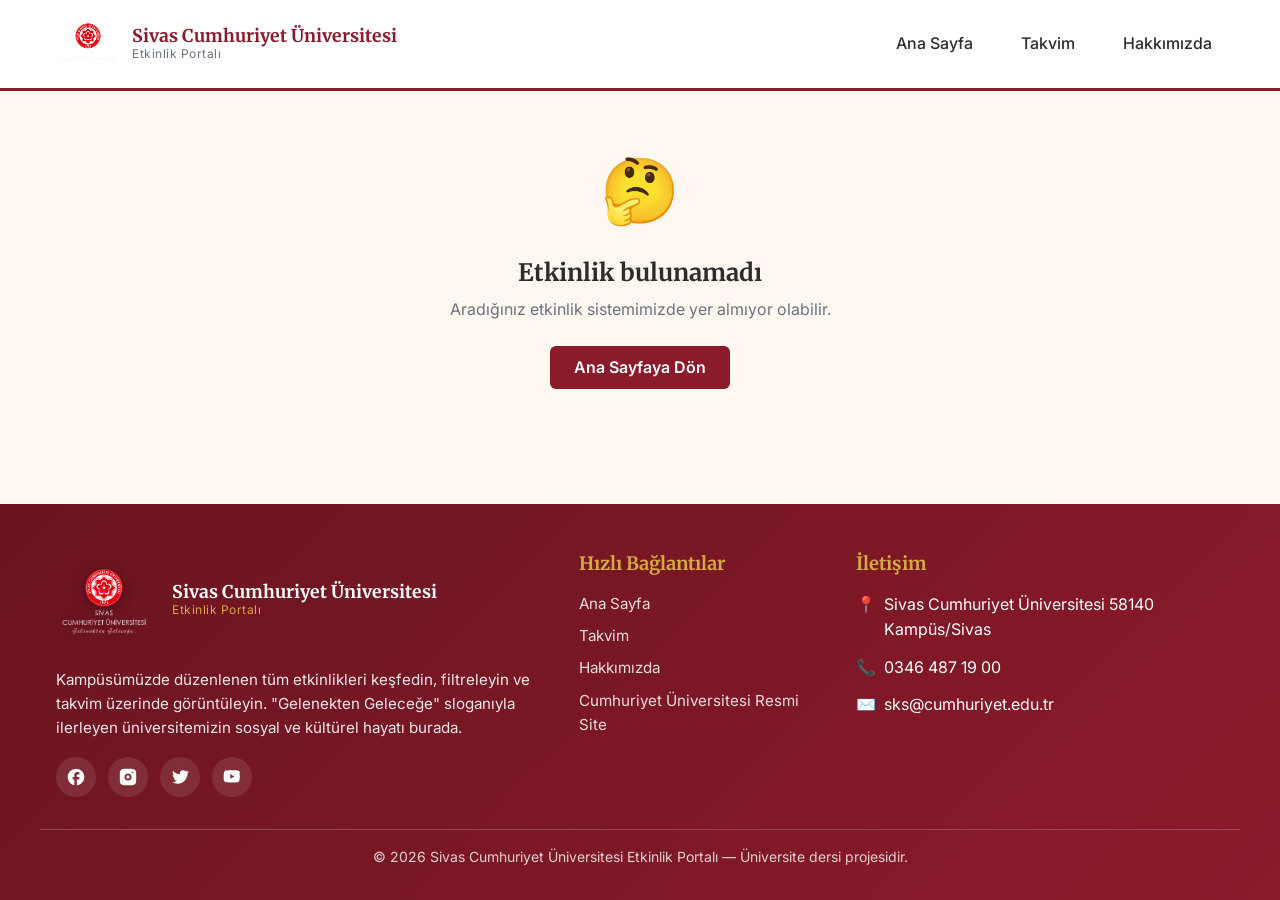
<file: etkinlik-detay.html>
<!DOCTYPE html>
<html lang="tr">
<head>
  <meta charset="UTF-8" />
  <meta name="viewport" content="width=device-width, initial-scale=1.0" />
  <title>Etkinlik Detayı — SCÜ Etkinlik Portalı</title>
  <link rel="icon" type="image/png" href="gorseller/logo/cumhuriyet-logo.png" />
  <link href="https://fonts.googleapis.com/css2?family=Merriweather:wght@400;700&family=Inter:wght@400;500;600;700&display=swap" rel="stylesheet" />
  <link rel="stylesheet" href="css/genel.css" />
  <link rel="stylesheet" href="css/bilesenler.css" />
  <link rel="stylesheet" href="css/etkinlik-detay.css" />
</head>
<body>
  <div id="headerYuvasi"></div>

  <main class="sayfa-icerik">
    <div id="detayAlan">
      <div class="yukleniyor">Etkinlik yükleniyor...</div>
    </div>
  </main>

  <!-- Katılım Formu Modal -->
  <div class="modal-arkaplan" id="katilimModal" role="dialog" aria-modal="true" aria-labelledby="modalBaslik">
    <div class="modal-kutu">
      <div class="modal-baslik">
        <h3 id="modalBaslik">Katılım Formu</h3>
        <button class="modal-kapat" id="modalKapatButon" aria-label="Kapat">×</button>
      </div>
      <div class="modal-govde">
        <form id="katilimFormu" novalidate>
          <div class="form-grubu">
            <label for="adSoyad">Ad Soyad <span class="zorunlu">*</span></label>
            <input type="text" id="adSoyad" class="form-kontrol" required />
            <span class="form-hata" id="adSoyadHata"></span>
          </div>
          <div class="form-grubu">
            <label for="eposta">E-posta <span class="zorunlu">*</span></label>
            <input type="email" id="eposta" class="form-kontrol" required />
            <span class="form-hata" id="epostaHata"></span>
          </div>
          <div class="form-grubu">
            <label for="telefon">Telefon</label>
            <input type="tel" id="telefon" class="form-kontrol" placeholder="05XXXXXXXXX" />
            <span class="form-hata" id="telefonHata"></span>
          </div>
          <div class="form-grubu">
            <label for="bolum">Bölüm/Fakülte <span class="zorunlu">*</span></label>
            <select id="bolum" class="form-kontrol" required>
              <option value="">Seçiniz</option>
              <option>Mühendislik</option>
              <option>Tıp</option>
              <option>Fen-Edebiyat</option>
              <option>İktisadi ve İdari Bilimler</option>
              <option>Eğitim</option>
              <option>Güzel Sanatlar</option>
              <option>İlahiyat</option>
              <option>Hukuk</option>
              <option>Diş Hekimliği</option>
              <option>Eczacılık</option>
              <option>Sağlık Bilimleri</option>
              <option>Mimarlık</option>
              <option>İletişim</option>
              <option>Spor Bilimleri</option>
              <option>Teknoloji</option>
              <option>Turizm</option>
              <option>Veteriner</option>
              <option>Ziraat</option>
              <option>Diğer</option>
            </select>
            <span class="form-hata" id="bolumHata"></span>
          </div>
          <div class="form-grubu">
            <label for="kisiSayisi">Katılımcı Sayısı <span class="zorunlu">*</span></label>
            <input type="number" id="kisiSayisi" class="form-kontrol" min="1" max="5" value="1" required />
            <span class="form-hata" id="kisiSayisiHata"></span>
          </div>
          <div class="form-grubu">
            <label for="not">Not</label>
            <textarea id="not" class="form-kontrol" placeholder="Eklemek istediğiniz bir not var mı?"></textarea>
          </div>
          <button type="submit" class="buton buton-ana buton-buyuk">Gönder</button>
          <div id="formBasariMesaji" class="form-basarili gizle"></div>
        </form>
      </div>
    </div>
  </div>

  <div id="footerYuvasi"></div>

  <script src="js/etkinlik-verileri.js"></script>
  <script src="js/ortak.js"></script>
  <script src="js/katilim-formu.js"></script>
  <script src="js/etkinlik-detay.js"></script>
</body>
</html>
</file>
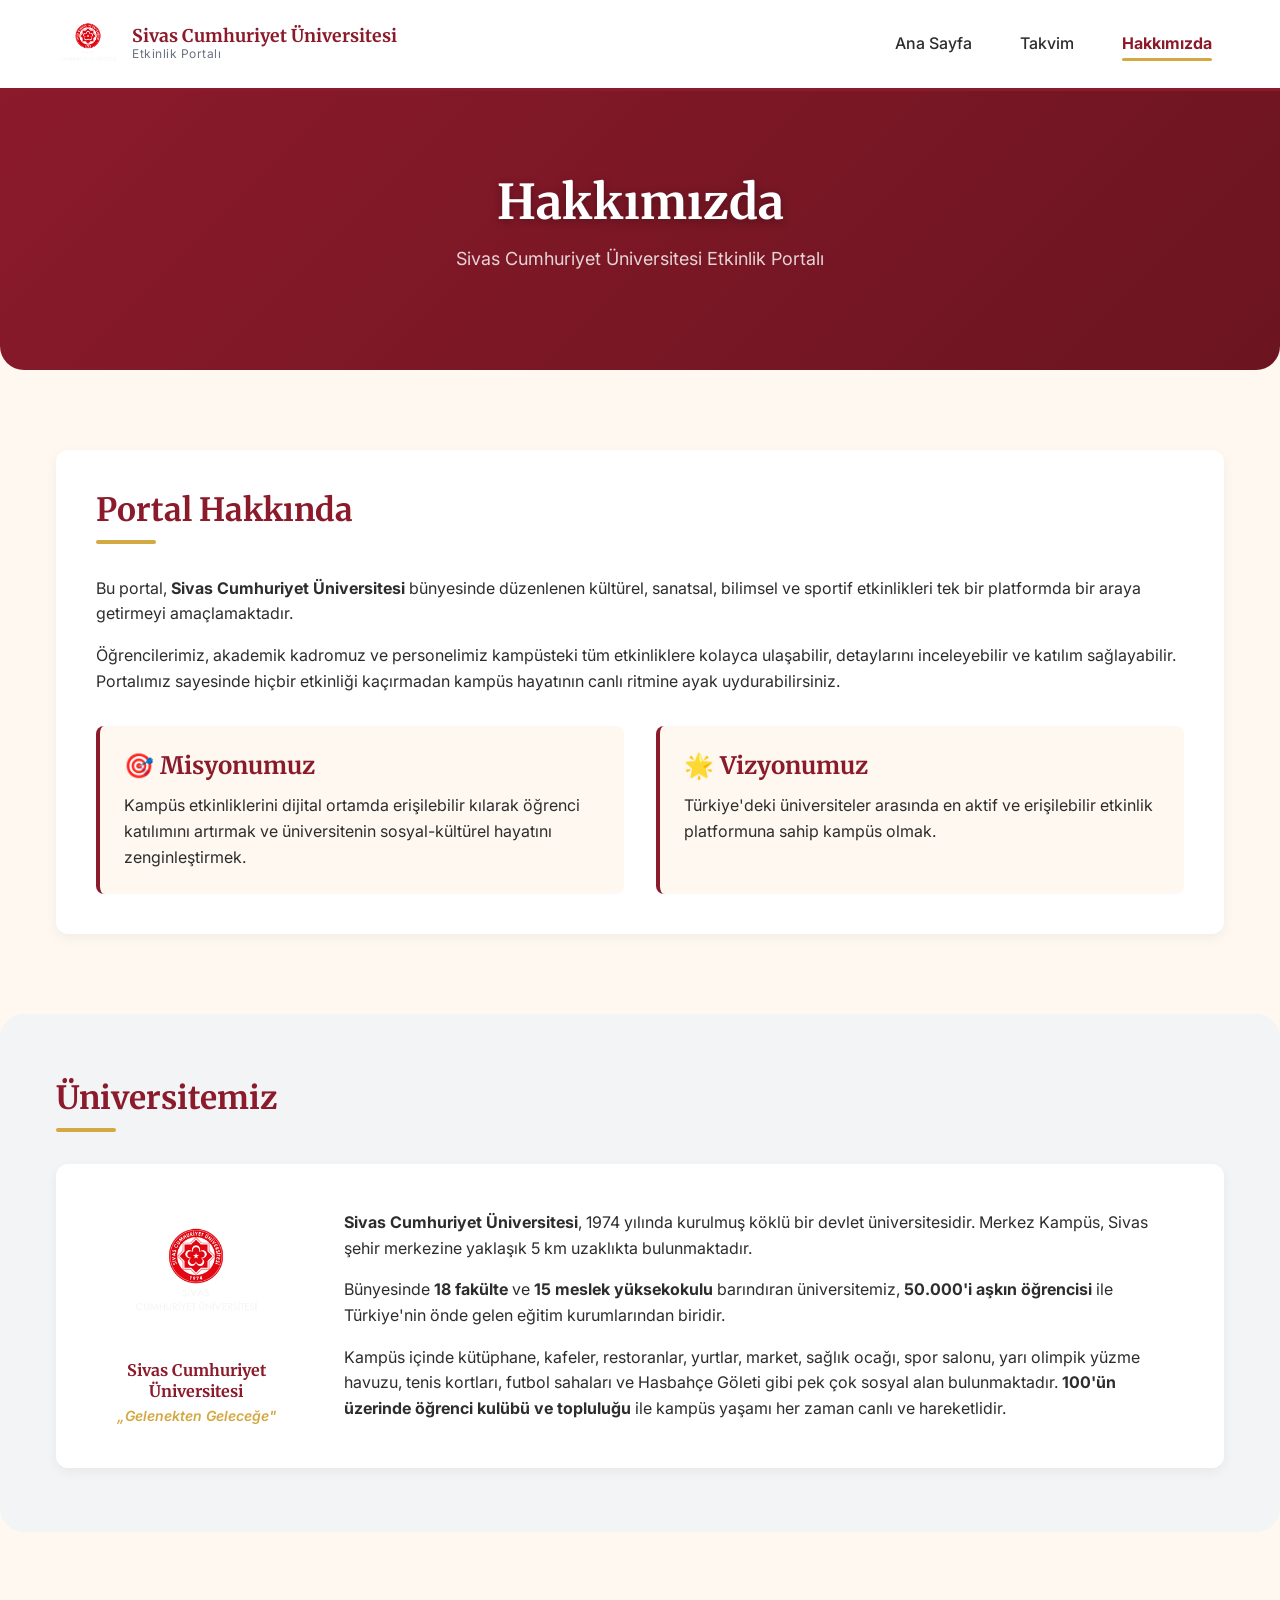
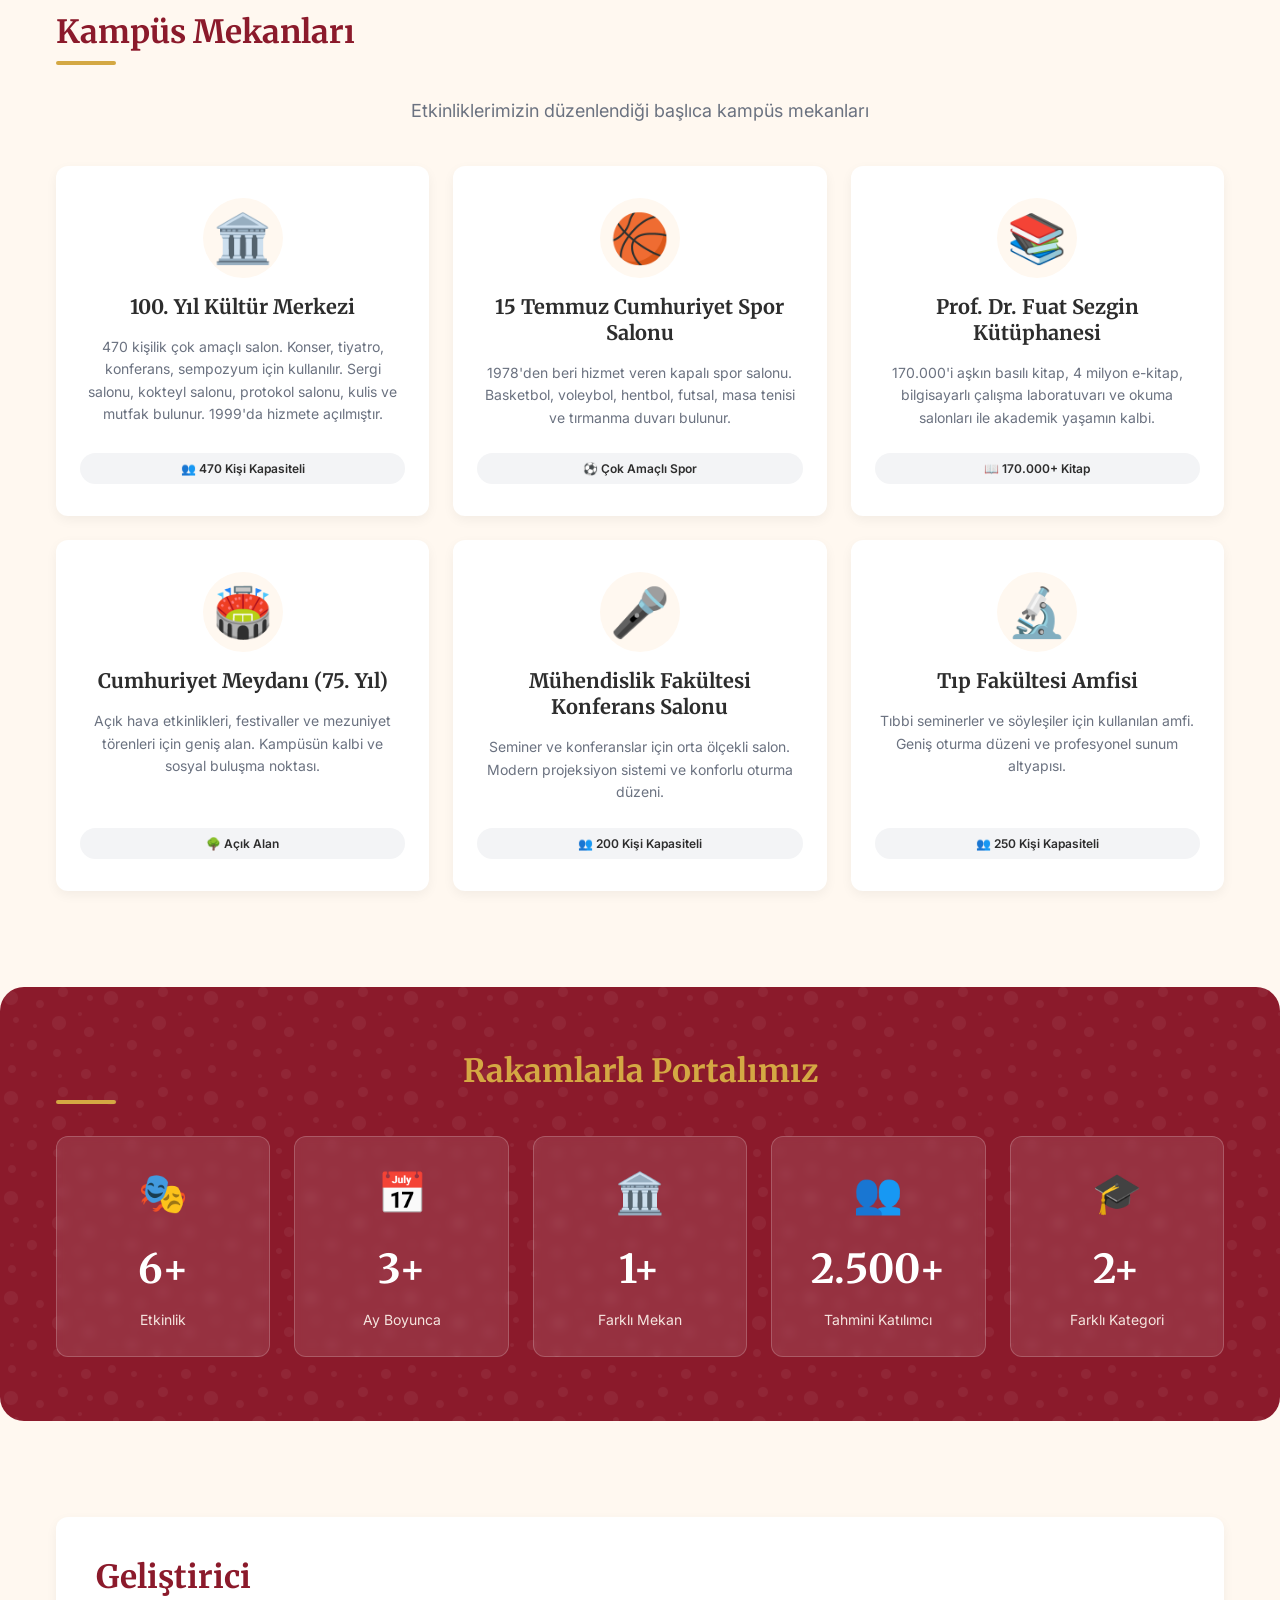
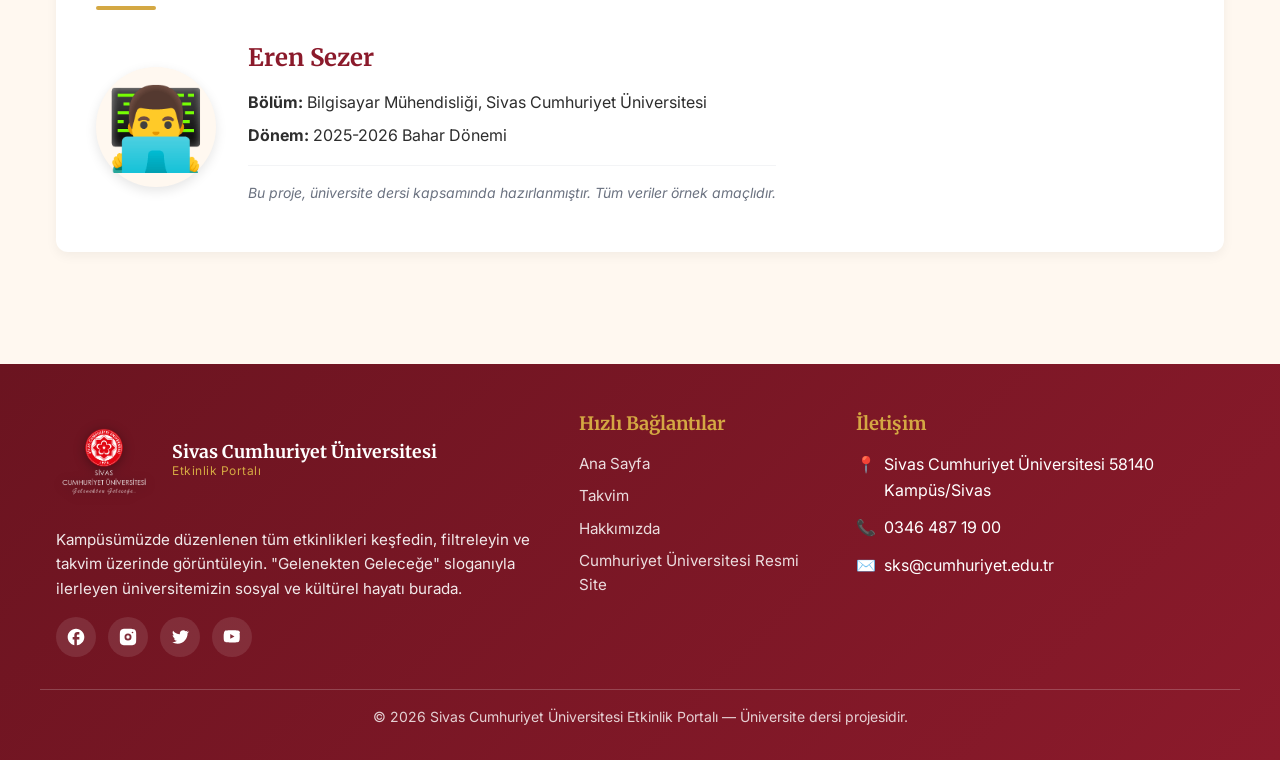
<file: hakkimizda.html>
<!DOCTYPE html>
<html lang="tr">
<head>
  <meta charset="UTF-8" />
  <meta name="viewport" content="width=device-width, initial-scale=1.0" />
  <title>Hakkımızda — SCÜ Etkinlik Portalı</title>
  <meta name="description" content="Sivas Cumhuriyet Üniversitesi Etkinlik Portalı hakkında bilgi, kampüs mekanları ve iletişim." />
  <link rel="icon" type="image/png" href="gorseller/logo/cumhuriyet-logo.png" />
  <link href="https://fonts.googleapis.com/css2?family=Merriweather:wght@400;700&family=Inter:wght@400;500;600;700&display=swap" rel="stylesheet" />
  <link rel="stylesheet" href="css/genel.css" />
  <link rel="stylesheet" href="css/bilesenler.css" />
  <link rel="stylesheet" href="css/hakkimizda.css" />
</head>
<body>
  <div id="headerYuvasi"></div>

  <main class="sayfa-icerik">
    <!-- Hero Bölümü -->
    <section class="hakkimizda-hero">
      <div class="hero-icerik">
        <h1>Hakkımızda</h1>
        <p class="hero-alt-baslik">Sivas Cumhuriyet Üniversitesi Etkinlik Portalı</p>
      </div>
    </section>

    <!-- Portal Hakkında -->
    <section class="bolum">
      <div class="kapsayici">
        <div class="hakkinda-kart reveal-kart">
          <h2 class="bolum-baslik">Portal Hakkında</h2>
          <p>Bu portal, <strong>Sivas Cumhuriyet Üniversitesi</strong> bünyesinde düzenlenen kültürel, sanatsal, bilimsel ve sportif etkinlikleri tek bir platformda bir araya getirmeyi amaçlamaktadır.</p>
          <p>Öğrencilerimiz, akademik kadromuz ve personelimiz kampüsteki tüm etkinliklere kolayca ulaşabilir, detaylarını inceleyebilir ve katılım sağlayabilir. Portalımız sayesinde hiçbir etkinliği kaçırmadan kampüs hayatının canlı ritmine ayak uydurabilirsiniz.</p>
          <div class="misyon-vizyon">
            <div class="mv-kutu">
              <h3>🎯 Misyonumuz</h3>
              <p>Kampüs etkinliklerini dijital ortamda erişilebilir kılarak öğrenci katılımını artırmak ve üniversitenin sosyal-kültürel hayatını zenginleştirmek.</p>
            </div>
            <div class="mv-kutu">
              <h3>🌟 Vizyonumuz</h3>
              <p>Türkiye'deki üniversiteler arasında en aktif ve erişilebilir etkinlik platformuna sahip kampüs olmak.</p>
            </div>
          </div>
        </div>
      </div>
    </section>

    <!-- Üniversite Hakkında -->
    <section class="bolum bolum-gri">
      <div class="kapsayici">
        <h2 class="bolum-baslik">Üniversitemiz</h2>
        <div class="universite-bilgi reveal-kart">
          <div class="uni-logo-alan">
            <img src="gorseller/logo/cumhuriyet-logo.png" alt="Sivas Cumhuriyet Üniversitesi" class="uni-amblem" />
            <div>
              <h3>Sivas Cumhuriyet Üniversitesi</h3>
              <p class="uni-slogan">„Gelenekten Geleceğe"</p>
            </div>
          </div>
          <div class="uni-metin">
            <p><strong>Sivas Cumhuriyet Üniversitesi</strong>, 1974 yılında kurulmuş köklü bir devlet üniversitesidir. Merkez Kampüs, Sivas şehir merkezine yaklaşık 5 km uzaklıkta bulunmaktadır.</p>
            <p>Bünyesinde <strong>18 fakülte</strong> ve <strong>15 meslek yüksekokulu</strong> barındıran üniversitemiz, <strong>50.000'i aşkın öğrencisi</strong> ile Türkiye'nin önde gelen eğitim kurumlarından biridir.</p>
            <p>Kampüs içinde kütüphane, kafeler, restoranlar, yurtlar, market, sağlık ocağı, spor salonu, yarı olimpik yüzme havuzu, tenis kortları, futbol sahaları ve Hasbahçe Göleti gibi pek çok sosyal alan bulunmaktadır. <strong>100'ün üzerinde öğrenci kulübü ve topluluğu</strong> ile kampüs yaşamı her zaman canlı ve hareketlidir.</p>
          </div>
        </div>
      </div>
    </section>

    <!-- Kampüs Mekanları -->
    <section class="bolum">
      <div class="kapsayici">
        <h2 class="bolum-baslik">Kampüs Mekanları</h2>
        <p class="bolum-aciklama">Etkinliklerimizin düzenlendiği başlıca kampüs mekanları</p>
        <div class="mekan-grid" id="mekanGrid">

          <article class="mekan-karti reveal-kart">
            <div class="mekan-ikon">🏛️</div>
            <h3>100. Yıl Kültür Merkezi</h3>
            <p>470 kişilik çok amaçlı salon. Konser, tiyatro, konferans, sempozyum için kullanılır. Sergi salonu, kokteyl salonu, protokol salonu, kulis ve mutfak bulunur. 1999'da hizmete açılmıştır.</p>
            <span class="mekan-kapasite">👥 470 Kişi Kapasiteli</span>
          </article>

          <article class="mekan-karti reveal-kart">
            <div class="mekan-ikon">🏀</div>
            <h3>15 Temmuz Cumhuriyet Spor Salonu</h3>
            <p>1978'den beri hizmet veren kapalı spor salonu. Basketbol, voleybol, hentbol, futsal, masa tenisi ve tırmanma duvarı bulunur.</p>
            <span class="mekan-kapasite">⚽ Çok Amaçlı Spor</span>
          </article>

          <article class="mekan-karti reveal-kart">
            <div class="mekan-ikon">📚</div>
            <h3>Prof. Dr. Fuat Sezgin Kütüphanesi</h3>
            <p>170.000'i aşkın basılı kitap, 4 milyon e-kitap, bilgisayarlı çalışma laboratuvarı ve okuma salonları ile akademik yaşamın kalbi.</p>
            <span class="mekan-kapasite">📖 170.000+ Kitap</span>
          </article>

          <article class="mekan-karti reveal-kart">
            <div class="mekan-ikon">🏟️</div>
            <h3>Cumhuriyet Meydanı (75. Yıl)</h3>
            <p>Açık hava etkinlikleri, festivaller ve mezuniyet törenleri için geniş alan. Kampüsün kalbi ve sosyal buluşma noktası.</p>
            <span class="mekan-kapasite">🌳 Açık Alan</span>
          </article>

          <article class="mekan-karti reveal-kart">
            <div class="mekan-ikon">🎤</div>
            <h3>Mühendislik Fakültesi Konferans Salonu</h3>
            <p>Seminer ve konferanslar için orta ölçekli salon. Modern projeksiyon sistemi ve konforlu oturma düzeni.</p>
            <span class="mekan-kapasite">👥 200 Kişi Kapasiteli</span>
          </article>

          <article class="mekan-karti reveal-kart">
            <div class="mekan-ikon">🔬</div>
            <h3>Tıp Fakültesi Amfisi</h3>
            <p>Tıbbi seminerler ve söyleşiler için kullanılan amfi. Geniş oturma düzeni ve profesyonel sunum altyapısı.</p>
            <span class="mekan-kapasite">👥 250 Kişi Kapasiteli</span>
          </article>

        </div>
      </div>
    </section>

    <!-- İstatistikler -->
    <section class="bolum bolum-istatistik">
      <div class="kapsayici">
        <h2 class="bolum-baslik metin-merkez istatistik-baslik">Rakamlarla Portalımız</h2>
        <div class="istatistik-grid">
          <div class="istatistik-kutu reveal-kart">
            <span class="istatistik-emoji">🎭</span>
            <span class="istatistik-sayi" data-hedef="25">0</span>
            <span class="istatistik-etiket">Etkinlik</span>
          </div>
          <div class="istatistik-kutu reveal-kart">
            <span class="istatistik-emoji">📅</span>
            <span class="istatistik-sayi" data-hedef="12">0</span>
            <span class="istatistik-etiket">Ay Boyunca</span>
          </div>
          <div class="istatistik-kutu reveal-kart">
            <span class="istatistik-emoji">🏛️</span>
            <span class="istatistik-sayi" data-hedef="6">0</span>
            <span class="istatistik-etiket">Farklı Mekan</span>
          </div>
          <div class="istatistik-kutu reveal-kart">
            <span class="istatistik-emoji">👥</span>
            <span class="istatistik-sayi" data-hedef="10000">0</span>
            <span class="istatistik-etiket">Tahmini Katılımcı</span>
          </div>
          <div class="istatistik-kutu reveal-kart">
            <span class="istatistik-emoji">🎓</span>
            <span class="istatistik-sayi" data-hedef="11">0</span>
            <span class="istatistik-etiket">Farklı Kategori</span>
          </div>
        </div>
      </div>
    </section>

    <!-- Geliştirici Bilgisi -->
    <section class="bolum">
      <div class="kapsayici">
        <div class="gelistirici-kart reveal-kart">
          <h2 class="bolum-baslik">Geliştirici</h2>
          <div class="gelistirici-icerik">
            <div class="gelistirici-avatar">👨‍💻</div>
            <div class="gelistirici-bilgi">
              <h3>Eren Sezer</h3>
              <p><strong>Bölüm:</strong> Bilgisayar Mühendisliği, Sivas Cumhuriyet Üniversitesi</p>
              <p><strong>Dönem:</strong> 2025-2026 Bahar Dönemi</p>
              <p class="gelistirici-not">Bu proje, üniversite dersi kapsamında hazırlanmıştır. Tüm veriler örnek amaçlıdır.</p>
            </div>
          </div>
        </div>
      </div>
    </section>
  </main>

  <div id="footerYuvasi"></div>

  <script src="js/ortak.js"></script>
  <script src="js/hakkimizda.js"></script>
</body>
</html>
</file>
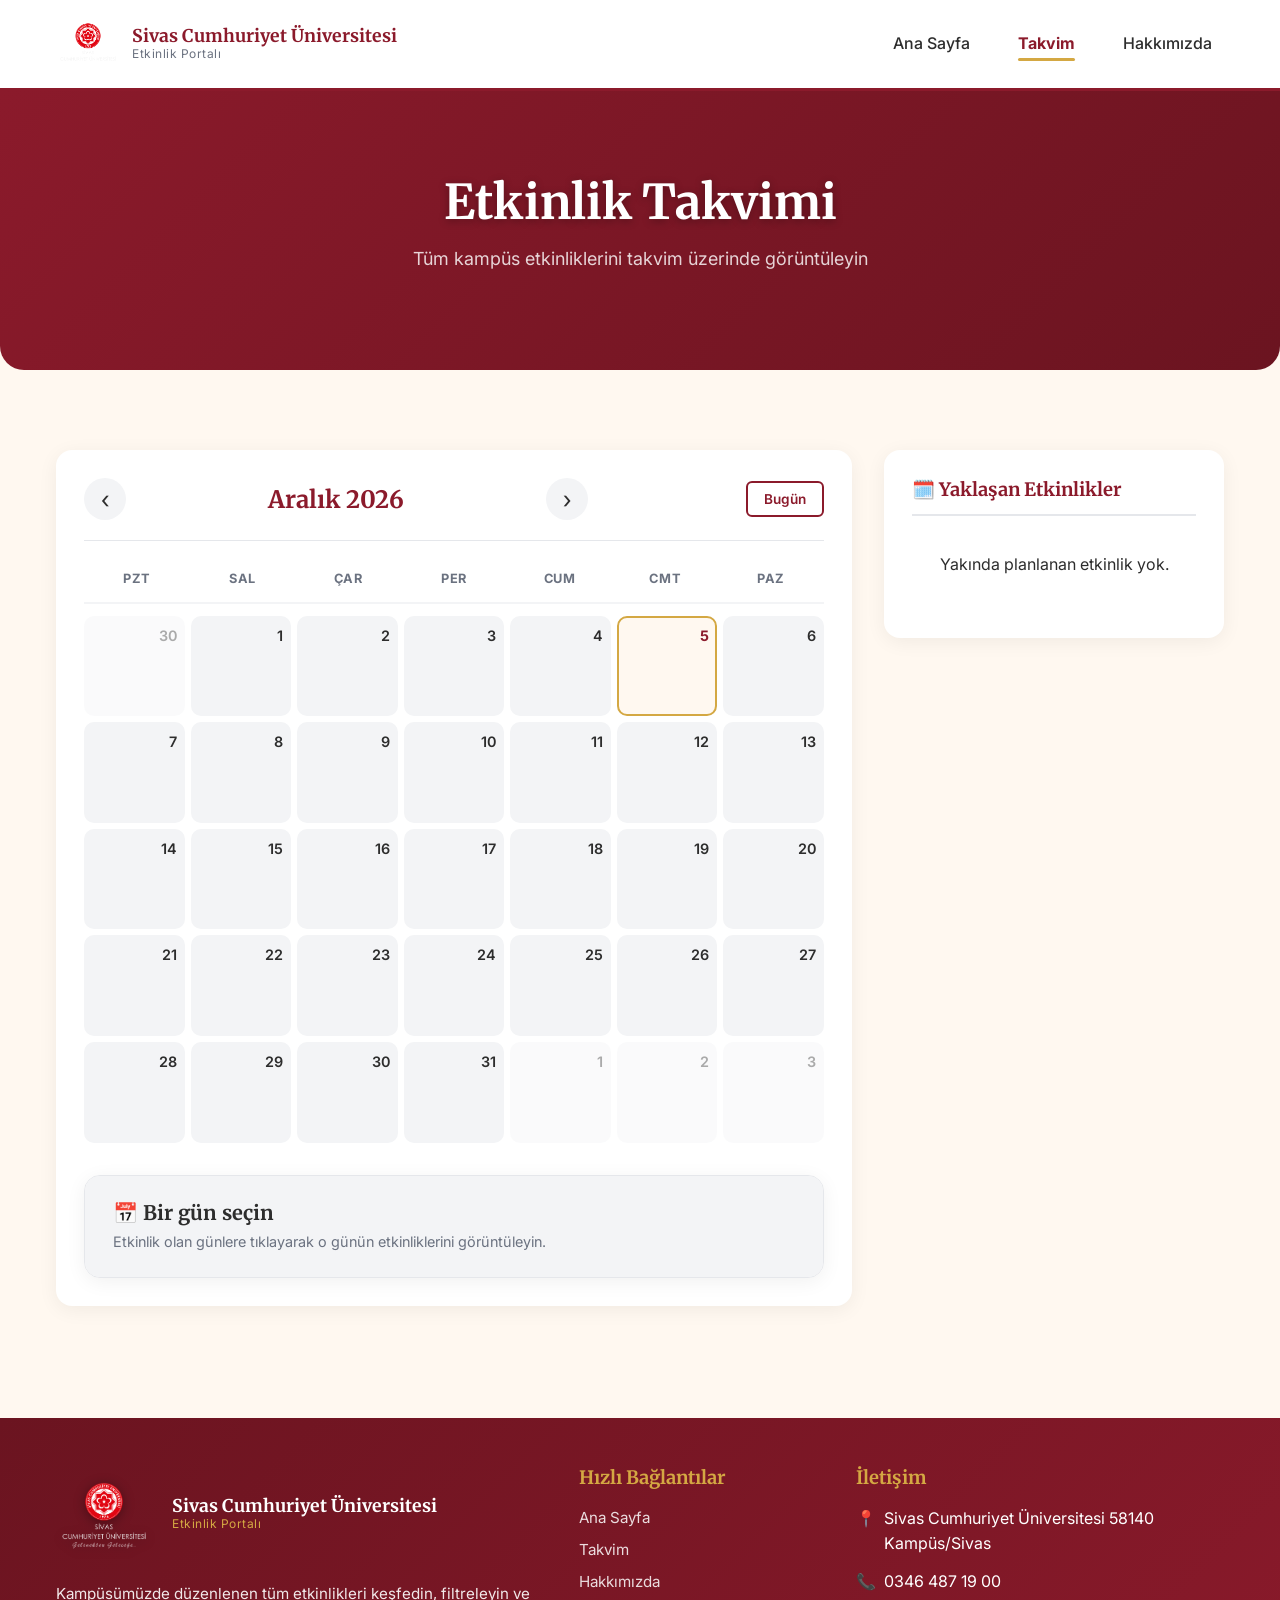
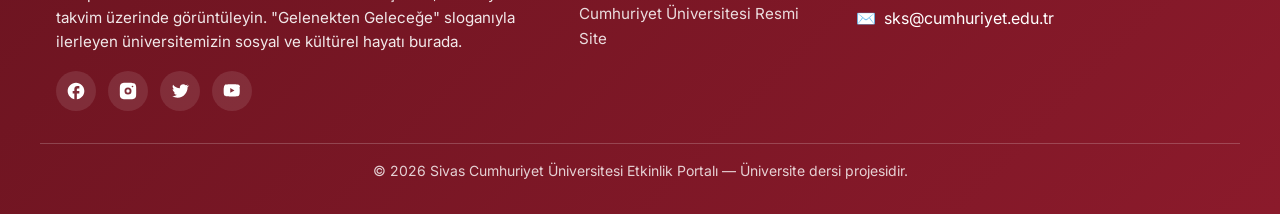
<file: takvim.html>
<!DOCTYPE html>
<html lang="tr">
<head>
  <meta charset="UTF-8" />
  <meta name="viewport" content="width=device-width, initial-scale=1.0" />
  <title>Etkinlik Takvimi — SCÜ Etkinlik Portalı</title>
  <meta name="description" content="Sivas Cumhuriyet Üniversitesi kampüs etkinliklerini aylık takvim üzerinde görüntüleyin." />
  <link rel="icon" type="image/png" href="gorseller/logo/cumhuriyet-logo.png" />
  <link href="https://fonts.googleapis.com/css2?family=Merriweather:wght@400;700&family=Inter:wght@400;500;600;700&display=swap" rel="stylesheet" />
  <link rel="stylesheet" href="css/genel.css" />
  <link rel="stylesheet" href="css/bilesenler.css" />
  <link rel="stylesheet" href="css/takvim.css" />
</head>
<body>
  <div id="headerYuvasi"></div>

  <main class="sayfa-icerik">
    <!-- Takvim Hero -->
    <section class="takvim-hero">
      <div class="hero-icerik">
        <h1>Etkinlik Takvimi</h1>
        <p class="hero-alt-baslik">Tüm kampüs etkinliklerini takvim üzerinde görüntüleyin</p>
      </div>
    </section>

    <!-- Takvim Ana Alanı -->
    <section class="bolum">
      <div class="kapsayici">
        <div class="takvim-duzen">
          <!-- Takvim Grid -->
          <div class="takvim-ana">
            <!-- Takvim Kontrolleri -->
            <div class="takvim-kontroller">
              <button class="takvim-nav-buton" id="oncekiAyButon" aria-label="Önceki ay">‹</button>
              <h2 class="takvim-baslik" id="takvimBaslik"></h2>
              <button class="takvim-nav-buton" id="sonrakiAyButon" aria-label="Sonraki ay">›</button>
              <button class="buton buton-ikincil buton-kucuk takvim-bugun-buton" id="bugunButon">Bugün</button>
            </div>

            <!-- Takvim Tablosu -->
            <div class="takvim-grid-kapsayici">
              <div class="takvim-gunler-baslik">
                <span>Pzt</span><span>Sal</span><span>Çar</span><span>Per</span><span>Cum</span><span>Cmt</span><span>Paz</span>
              </div>
              <div class="takvim-grid" id="takvimGrid"></div>
            </div>

            <!-- Seçili Gün Detayı -->
            <div class="secili-gun-detay" id="seciliGunDetay">
              <div class="secili-gun-baslik" id="seciliGunBaslik">
                <h3>📅 Bir gün seçin</h3>
                <p>Etkinlik olan günlere tıklayarak o günün etkinliklerini görüntüleyin.</p>
              </div>
              <div class="secili-gun-liste" id="seciliGunListe"></div>
            </div>
          </div>

          <!-- Yaklaşan Etkinlikler Sidebar -->
          <aside class="takvim-sidebar">
            <h3 class="sidebar-baslik">🗓️ Yaklaşan Etkinlikler</h3>
            <div class="yaklasan-liste" id="yaklasanListe">
              <div class="yukleniyor">Yükleniyor...</div>
            </div>
          </aside>
        </div>
      </div>
    </section>
  </main>

  <div id="footerYuvasi"></div>

  <script src="js/etkinlik-verileri.js"></script>
  <script src="js/ortak.js"></script>
  <script src="js/takvim.js"></script>
</body>
</html>
</file>
<file: css/genel.css>
/*
  genel.css
  Tüm sayfalarda ortak kullanılan temel stiller:
  reset, CSS değişkenleri, tipografi, header, footer, yardımcı sınıflar.
*/

/* ---------- CSS Değişkenleri (Tasarım Sistemi) ---------- */
:root {
  --ana-bordo: #8B1A2B;
  --koyu-bordo: #6B1420;
  --acik-bordo: #A82040;
  --altin-sari: #D4A843;
  --krem-beyaz: #FFF8F0;
  --beyaz: #FFFFFF;
  --koyu-gri: #2D2D2D;
  --orta-gri: #6B7280;
  --acik-gri: #F3F4F6;
  --kenarlik-gri: #E5E7EB;

  /* Kategori renkleri */
  --renk-konser: #E63946;
  --renk-tiyatro: #8338EC;
  --renk-konferans: #1D3557;
  --renk-seminer: #2A9D8F;
  --renk-spor: #E76F51;
  --renk-atolye: #F4A261;
  --renk-festival: #E91E63;
  --renk-soylesi: #3F51B5;
  --renk-sergi: #795548;
  --renk-film: #455A64;
  --renk-mezuniyet: #8B1A2B;

  /* Gölgeler */
  --golge-hafif: 0 2px 8px rgba(0, 0, 0, 0.08);
  --golge-orta: 0 4px 16px rgba(0, 0, 0, 0.10);
  --golge-yogun: 0 8px 24px rgba(0, 0, 0, 0.12);

  /* Yuvarlaklık */
  --yuvarlak-kucuk: 6px;
  --yuvarlak-orta: 12px;
  --yuvarlak-buyuk: 20px;

  /* Geçişler */
  --gecis-hizli: all 0.2s ease;
  --gecis-normal: all 0.3s ease;

  /* Fontlar */
  --font-baslik: 'Merriweather', Georgia, serif;
  --font-govde: 'Inter', 'Segoe UI', Tahoma, sans-serif;
}

/* ---------- Reset ---------- */
*,
*::before,
*::after {
  margin: 0;
  padding: 0;
  box-sizing: border-box;
}

html {
  font-size: 16px;
  scroll-behavior: smooth;
}

body {
  font-family: var(--font-govde);
  color: var(--koyu-gri);
  background-color: var(--krem-beyaz);
  line-height: 1.6;
  min-height: 100vh;
  display: flex;
  flex-direction: column;
}

img {
  max-width: 100%;
  height: auto;
  display: block;
}

a {
  color: var(--ana-bordo);
  text-decoration: none;
  transition: var(--gecis-hizli);
}

a:hover {
  color: var(--koyu-bordo);
}

button {
  font-family: inherit;
  cursor: pointer;
  border: none;
  background: none;
}

ul,
ol {
  list-style: none;
}

input,
select,
textarea {
  font-family: inherit;
  font-size: 1rem;
}

/* ---------- Tipografi ---------- */
h1,
h2,
h3,
h4,
h5,
h6 {
  font-family: var(--font-baslik);
  color: var(--ana-bordo);
  line-height: 1.3;
  font-weight: 700;
}

h1 { font-size: 2.5rem; }
h2 { font-size: 2rem; }
h3 { font-size: 1.5rem; }
h4 { font-size: 1.25rem; }

p {
  margin-bottom: 1rem;
}

.sayfa-icerik {
  flex: 1;
}

.bolum {
  padding: 3rem 0;
}

.kapsayici {
  width: 100%;
  max-width: 1200px;
  margin: 0 auto;
  padding: 0 1rem;
}

.bolum-baslik {
  font-size: 2rem;
  margin-bottom: 2rem;
  position: relative;
  padding-bottom: 0.75rem;
}

.bolum-baslik::after {
  content: '';
  position: absolute;
  left: 0;
  bottom: 0;
  width: 60px;
  height: 4px;
  background: var(--altin-sari);
  border-radius: 2px;
}

/* ---------- Header (Tüm Sayfalarda Ortak) ---------- */
.ana-header {
  background-color: var(--beyaz);
  position: sticky;
  top: 0;
  z-index: 100;
  border-bottom: 3px solid var(--ana-bordo);
  transition: var(--gecis-normal);
}

.ana-header.golgeli {
  box-shadow: var(--golge-orta);
}

.header-icerik {
  display: flex;
  align-items: center;
  justify-content: space-between;
  padding: 0.75rem 1rem;
  max-width: 1200px;
  margin: 0 auto;
}

.logo-alan {
  display: flex;
  align-items: center;
  gap: 0.75rem;
  color: var(--ana-bordo);
}

.logo-svg {
  width: 48px;
  height: 48px;
  flex-shrink: 0;
}

/* Logo — büyük, ortalanmış, arka plan yok */
.logo-img {
  width: 64px;
  height: 64px;
  flex-shrink: 0;
  object-fit: contain;
  display: block;
  background: none;
  border-radius: 0;
  padding: 0;
}

/* Footer logosu — şeffaf zemin, büyük ve belirgin */
.logo-img-footer {
  width: 96px;
  height: 96px;
  background: none;
  padding: 0;
  border-radius: 0;
  object-fit: contain;
  filter: drop-shadow(0 2px 6px rgba(0, 0, 0, 0.35));
}

.logo-yazi {
  display: flex;
  flex-direction: column;
  line-height: 1.2;
}

.logo-baslik {
  font-family: var(--font-baslik);
  font-weight: 700;
  font-size: 1.1rem;
  color: var(--ana-bordo);
}

.logo-alt-baslik {
  font-size: 0.75rem;
  color: var(--orta-gri);
  letter-spacing: 0.5px;
}

.ana-navigasyon {
  display: flex;
  align-items: center;
}

.nav-liste {
  display: flex;
  gap: 1.5rem;
  align-items: center;
}

.nav-liste a {
  color: var(--koyu-gri);
  font-weight: 500;
  padding: 0.5rem 0.75rem;
  border-radius: var(--yuvarlak-kucuk);
  transition: var(--gecis-hizli);
  position: relative;
}

.nav-liste a:hover {
  color: var(--ana-bordo);
  background: var(--acik-gri);
}

.nav-liste a.aktif {
  color: var(--ana-bordo);
  font-weight: 700;
}

.nav-liste a.aktif::after {
  content: '';
  position: absolute;
  left: 0.75rem;
  right: 0.75rem;
  bottom: 0;
  height: 3px;
  background: var(--altin-sari);
  border-radius: 2px;
}

.hamburger-buton {
  display: none;
  width: 40px;
  height: 40px;
  flex-direction: column;
  justify-content: center;
  align-items: center;
  gap: 5px;
}

.hamburger-buton span {
  display: block;
  width: 24px;
  height: 3px;
  background: var(--ana-bordo);
  border-radius: 2px;
  transition: var(--gecis-normal);
}

.hamburger-buton.aktif span:nth-child(1) {
  transform: translateY(8px) rotate(45deg);
}

.hamburger-buton.aktif span:nth-child(2) {
  opacity: 0;
}

.hamburger-buton.aktif span:nth-child(3) {
  transform: translateY(-8px) rotate(-45deg);
}

/* ---------- Footer (Tüm Sayfalarda Ortak) ---------- */
.ana-footer {
  background: linear-gradient(135deg, var(--koyu-bordo), var(--ana-bordo));
  color: var(--beyaz);
  padding: 3rem 0 1rem;
  margin-top: 4rem;
}

.footer-icerik {
  max-width: 1200px;
  margin: 0 auto;
  padding: 0 1rem;
  display: grid;
  grid-template-columns: 2fr 1fr 1.5fr;
  gap: 2rem;
}

.footer-sutun h4 {
  color: var(--altin-sari);
  margin-bottom: 1rem;
  font-size: 1.15rem;
  font-family: var(--font-baslik);
}

.footer-sutun p,
.footer-sutun li {
  color: rgba(255, 255, 255, 0.9);
  font-size: 0.95rem;
  margin-bottom: 0.5rem;
}

.footer-sutun a {
  color: rgba(255, 255, 255, 0.85);
}

.footer-sutun a:hover {
  color: var(--altin-sari);
}

.footer-logo-alan {
  display: flex;
  align-items: center;
  gap: 1.25rem;
  margin-bottom: 1.25rem;
}

.footer-logo-alan .logo-baslik {
  color: var(--beyaz);
}

.footer-logo-alan .logo-alt-baslik {
  color: var(--altin-sari);
}

.sosyal-ikonlar {
  display: flex;
  gap: 0.75rem;
  margin-top: 1rem;
}

.sosyal-ikonlar a {
  width: 40px;
  height: 40px;
  border-radius: 50%;
  background: rgba(255, 255, 255, 0.1);
  display: flex;
  align-items: center;
  justify-content: center;
  transition: var(--gecis-hizli);
}

.sosyal-ikonlar a:hover {
  background: var(--altin-sari);
  transform: translateY(-3px);
}

.sosyal-ikonlar svg {
  width: 20px;
  height: 20px;
  fill: var(--beyaz);
}

.footer-iletisim-satir {
  display: flex;
  align-items: flex-start;
  gap: 0.5rem;
  margin-bottom: 0.75rem;
}

.footer-alt {
  max-width: 1200px;
  margin: 2rem auto 0;
  padding: 1rem;
  border-top: 1px solid rgba(255, 255, 255, 0.2);
  text-align: center;
  font-size: 0.875rem;
  color: rgba(255, 255, 255, 0.8);
}

/* ---------- Scroll-to-Top Butonu ---------- */
.yukari-don {
  position: fixed;
  bottom: 2rem;
  right: 2rem;
  width: 48px;
  height: 48px;
  border-radius: 50%;
  background: var(--ana-bordo);
  color: var(--beyaz);
  display: flex;
  align-items: center;
  justify-content: center;
  box-shadow: var(--golge-orta);
  opacity: 0;
  visibility: hidden;
  transition: var(--gecis-normal);
  z-index: 99;
  font-size: 1.25rem;
}

.yukari-don.gorunur {
  opacity: 1;
  visibility: visible;
}

.yukari-don:hover {
  background: var(--koyu-bordo);
  transform: translateY(-3px);
}

/* ---------- Yardımcı Sınıflar ---------- */
.metin-merkez { text-align: center; }
.gizle { display: none !important; }

.yukleniyor {
  text-align: center;
  padding: 3rem 1rem;
  color: var(--orta-gri);
  font-size: 1.1rem;
}

/* ---------- Animasyonlar ---------- */
@keyframes solmaIcinde {
  from {
    opacity: 0;
    transform: translateY(20px);
  }
  to {
    opacity: 1;
    transform: translateY(0);
  }
}

.solma-animasyonu {
  animation: solmaIcinde 0.5s ease forwards;
}

/*
  Kaydırmalı görünüm: IntersectionObserver bu elemana .gorunur sınıfını
  ekleyince yumuşakça aşağıdan yukarıya doğru fade-in olur.
*/
.reveal-kart {
  opacity: 0;
  transform: translateY(20px);
  transition: opacity 0.6s ease-out, transform 0.6s ease-out;
}

.reveal-kart.gorunur {
  opacity: 1;
  transform: translateY(0);
}

/* ---------- Responsive ---------- */
@media (max-width: 991px) {
  .footer-icerik {
    grid-template-columns: 1fr 1fr;
  }
  .footer-sutun:first-child {
    grid-column: 1 / -1;
  }
}

@media (max-width: 767px) {
  html { font-size: 15px; }
  h1 { font-size: 2rem; }
  h2 { font-size: 1.625rem; }
  h3 { font-size: 1.25rem; }

  .hamburger-buton {
    display: flex;
  }

  .ana-navigasyon {
    position: absolute;
    top: 100%;
    left: 0;
    right: 0;
    background: var(--beyaz);
    border-top: 1px solid var(--kenarlik-gri);
    max-height: 0;
    overflow: hidden;
    transition: max-height 0.3s ease;
  }

  .ana-navigasyon.acik {
    max-height: 400px;
    box-shadow: var(--golge-orta);
  }

  .nav-liste {
    flex-direction: column;
    padding: 1rem;
    gap: 0.5rem;
    align-items: stretch;
  }

  .nav-liste a {
    padding: 0.75rem 1rem;
  }

  .nav-liste a.aktif::after {
    display: none;
  }

  .nav-liste a.aktif {
    background: var(--acik-gri);
  }

  .footer-icerik {
    grid-template-columns: 1fr;
  }

  .bolum {
    padding: 2rem 0;
  }

  .yukari-don {
    bottom: 1rem;
    right: 1rem;
    width: 42px;
    height: 42px;
  }
}

@media (max-width: 575px) {
  .kapsayici {
    padding: 0 0.75rem;
  }
  .logo-baslik { font-size: 0.95rem; }
  .logo-alt-baslik { font-size: 0.7rem; }
  .logo-svg { width: 40px; height: 40px; }
  .logo-img { width: 52px; height: 52px; }
}
</file>
<file: css/bilesenler.css>
/*
  bilesenler.css
  Tekrar kullanılabilir UI bileşenleri: etkinlik kartı, butonlar,
  badge'ler, doluluk çubuğu, modal, form elemanları.
*/

/* ---------- Butonlar ---------- */
.buton {
  display: inline-flex;
  align-items: center;
  justify-content: center;
  gap: 0.5rem;
  padding: 0.75rem 1.5rem;
  border-radius: var(--yuvarlak-kucuk);
  font-weight: 600;
  font-size: 1rem;
  transition: var(--gecis-normal);
  text-align: center;
  line-height: 1.2;
  cursor: pointer;
}

.buton-ana {
  background: var(--ana-bordo);
  color: var(--beyaz);
}

.buton-ana:hover {
  background: var(--koyu-bordo);
  color: var(--beyaz);
  transform: translateY(-2px);
  box-shadow: var(--golge-orta);
}

.buton-ikincil {
  background: var(--beyaz);
  color: var(--ana-bordo);
  border: 2px solid var(--ana-bordo);
}

.buton-ikincil:hover {
  background: var(--ana-bordo);
  color: var(--beyaz);
}

.buton-sari {
  background: var(--altin-sari);
  color: var(--koyu-gri);
}

.buton-sari:hover {
  background: #c89a35;
  transform: translateY(-2px);
}

.buton-buyuk {
  padding: 1rem 2rem;
  font-size: 1.1rem;
  width: 100%;
}

.buton-kucuk {
  padding: 0.5rem 1rem;
  font-size: 0.85rem;
}

/* ---------- Badge'ler ---------- */
.badge {
  display: inline-flex;
  align-items: center;
  gap: 0.25rem;
  padding: 0.3rem 0.7rem;
  font-size: 0.8rem;
  font-weight: 600;
  border-radius: 999px;
  white-space: nowrap;
}

.badge-kategori {
  color: var(--beyaz);
  background: rgba(255, 255, 255, 0.25);
  backdrop-filter: blur(4px);
  border: 1px solid rgba(255, 255, 255, 0.3);
}

.badge-tarih {
  background: var(--beyaz);
  color: var(--ana-bordo);
  font-family: var(--font-baslik);
  flex-direction: column;
  padding: 0.4rem 0.6rem;
  text-align: center;
  border-radius: var(--yuvarlak-kucuk);
  box-shadow: var(--golge-hafif);
  gap: 0;
  line-height: 1.1;
}

.badge-tarih .gun {
  font-size: 1.25rem;
  font-weight: 700;
}

.badge-tarih .ay {
  font-size: 0.7rem;
  text-transform: uppercase;
  color: var(--orta-gri);
}

.badge-durum {
  background: var(--acik-gri);
  color: var(--orta-gri);
}

.badge-tamamlandi {
  background: #9CA3AF;
  color: var(--beyaz);
}

.badge-bugun {
  background: var(--altin-sari);
  color: var(--koyu-gri);
  animation: nabiz 1.5s ease infinite;
}

@keyframes nabiz {
  0%, 100% { transform: scale(1); }
  50% { transform: scale(1.05); }
}

/* ---------- Doluluk Çubuğu ---------- */
.doluluk-sari {
  display: flex;
  align-items: center;
  gap: 0.5rem;
  font-size: 0.85rem;
  color: var(--orta-gri);
}

.doluluk-cubugu {
  flex: 1;
  height: 8px;
  background: var(--acik-gri);
  border-radius: 999px;
  overflow: hidden;
  min-width: 60px;
}

.doluluk-dolgu {
  height: 100%;
  border-radius: 999px;
  transition: width 0.6s ease;
}

.doluluk-dolgu.dusuk { background: #22C55E; }
.doluluk-dolgu.orta { background: #F59E0B; }
.doluluk-dolgu.yuksek { background: #EF4444; }

.doluluk-metin {
  font-weight: 600;
  color: var(--koyu-gri);
}

/* ---------- Etkinlik Kartı ---------- */
.etkinlik-karti {
  background: var(--beyaz);
  border-radius: var(--yuvarlak-orta);
  overflow: hidden;
  box-shadow: var(--golge-hafif);
  transition: var(--gecis-normal);
  display: flex;
  flex-direction: column;
  position: relative;
}

.etkinlik-karti:hover {
  transform: translateY(-4px);
  box-shadow: var(--golge-yogun);
}

.etkinlik-karti:hover .kart-gorsel .kart-resim {
  transform: scale(1.04);
}

.kart-gorsel {
  height: 200px;
  position: relative;
  overflow: hidden;
  background-color: var(--acik-gri);
}

.kart-resim {
  position: absolute;
  inset: 0;
  width: 100%;
  height: 100%;
  object-fit: cover;
  display: block;
  transition: transform 0.5s ease;
}

.kart-gorsel::after {
  content: '';
  position: absolute;
  inset: 0;
  background: linear-gradient(180deg, rgba(0,0,0,0.35) 0%, rgba(0,0,0,0) 35%, rgba(0,0,0,0) 65%, rgba(0,0,0,0.25) 100%);
  pointer-events: none;
  z-index: 1;
}

.kart-ust-sol {
  position: absolute;
  top: 0.75rem;
  left: 0.75rem;
  z-index: 3;
}

.kart-ust-sag {
  position: absolute;
  top: 0.75rem;
  right: 0.75rem;
  z-index: 3;
}

.kart-icerik {
  padding: 1.25rem;
  display: flex;
  flex-direction: column;
  gap: 0.6rem;
  flex: 1;
}

.kart-icerik h3 {
  font-size: 1.2rem;
  color: var(--koyu-gri);
  margin: 0;
  line-height: 1.3;
  display: -webkit-box;
  -webkit-line-clamp: 2;
  -webkit-box-orient: vertical;
  overflow: hidden;
}

.kart-bilgi-satir {
  display: flex;
  align-items: center;
  gap: 0.4rem;
  font-size: 0.875rem;
  color: var(--orta-gri);
}

.kart-bilgi-satir svg,
.kart-bilgi-satir .ikon-emoji {
  flex-shrink: 0;
}

.kart-aciklama {
  font-size: 0.875rem;
  color: var(--orta-gri);
  display: -webkit-box;
  -webkit-line-clamp: 2;
  -webkit-box-orient: vertical;
  overflow: hidden;
  margin: 0;
}

.kart-alt {
  margin-top: auto;
  padding-top: 0.75rem;
  display: flex;
  justify-content: space-between;
  align-items: center;
  border-top: 1px solid var(--kenarlik-gri);
}

.kart-detay-link {
  color: var(--ana-bordo);
  font-weight: 600;
  font-size: 0.9rem;
  display: inline-flex;
  align-items: center;
  gap: 0.3rem;
  transition: var(--gecis-hizli);
}

.kart-detay-link:hover {
  gap: 0.6rem;
}

/* Liste görünümü */
.etkinlik-listesi.liste-gorunum .etkinlik-karti {
  flex-direction: row;
}

.etkinlik-listesi.liste-gorunum .kart-gorsel {
  width: 240px;
  height: auto;
  min-height: 180px;
  flex-shrink: 0;
}

@media (max-width: 767px) {
  .etkinlik-listesi.liste-gorunum .etkinlik-karti {
    flex-direction: column;
  }
  .etkinlik-listesi.liste-gorunum .kart-gorsel {
    width: 100%;
    height: 180px;
  }
}

/* ---------- Form Elemanları ---------- */
.form-grubu {
  display: flex;
  flex-direction: column;
  gap: 0.4rem;
  margin-bottom: 1rem;
}

.form-grubu label {
  font-weight: 600;
  font-size: 0.9rem;
  color: var(--koyu-gri);
}

.form-grubu label .zorunlu {
  color: var(--ana-bordo);
}

.form-kontrol {
  width: 100%;
  padding: 0.7rem 1rem;
  border: 2px solid var(--kenarlik-gri);
  border-radius: var(--yuvarlak-kucuk);
  background: var(--beyaz);
  color: var(--koyu-gri);
  transition: var(--gecis-hizli);
}

.form-kontrol:focus {
  outline: none;
  border-color: var(--ana-bordo);
  box-shadow: 0 0 0 3px rgba(139, 26, 43, 0.1);
}

.form-kontrol.hatali {
  border-color: #EF4444;
}

textarea.form-kontrol {
  min-height: 100px;
  resize: vertical;
}

.form-hata {
  color: #EF4444;
  font-size: 0.8rem;
  min-height: 1rem;
}

.form-basarili {
  background: #D1FAE5;
  color: #065F46;
  padding: 1rem;
  border-radius: var(--yuvarlak-kucuk);
  text-align: center;
  margin-top: 1rem;
  font-weight: 600;
}

/* ---------- Modal ---------- */
.modal-arkaplan {
  position: fixed;
  inset: 0;
  background: rgba(0, 0, 0, 0.6);
  display: flex;
  align-items: center;
  justify-content: center;
  padding: 1rem;
  z-index: 1000;
  opacity: 0;
  visibility: hidden;
  transition: var(--gecis-normal);
}

.modal-arkaplan.aktif {
  opacity: 1;
  visibility: visible;
}

.modal-kutu {
  background: var(--beyaz);
  border-radius: var(--yuvarlak-orta);
  max-width: 560px;
  width: 100%;
  max-height: 90vh;
  overflow-y: auto;
  box-shadow: var(--golge-yogun);
  transform: translateY(20px);
  transition: var(--gecis-normal);
}

.modal-arkaplan.aktif .modal-kutu {
  transform: translateY(0);
}

.modal-baslik {
  padding: 1.25rem 1.5rem;
  border-bottom: 1px solid var(--kenarlik-gri);
  display: flex;
  align-items: center;
  justify-content: space-between;
  gap: 1rem;
  position: sticky;
  top: 0;
  background: var(--beyaz);
  z-index: 2;
}

.modal-baslik h3 {
  margin: 0;
  color: var(--ana-bordo);
}

.modal-kapat {
  width: 36px;
  height: 36px;
  border-radius: 50%;
  display: flex;
  align-items: center;
  justify-content: center;
  background: var(--acik-gri);
  color: var(--koyu-gri);
  font-size: 1.25rem;
  transition: var(--gecis-hizli);
}

.modal-kapat:hover {
  background: var(--ana-bordo);
  color: var(--beyaz);
}

.modal-govde {
  padding: 1.5rem;
}

/* ---------- Bulunamadi Durumu ---------- */
.bulunamadi {
  text-align: center;
  padding: 3rem 1rem;
  color: var(--orta-gri);
}

.bulunamadi .emoji-buyuk {
  font-size: 4rem;
  margin-bottom: 1rem;
}

.bulunamadi h3 {
  color: var(--koyu-gri);
  margin-bottom: 0.5rem;
}

.bulunamadi p {
  margin-bottom: 1.5rem;
}

/* ---------- Kategori Renk Sınıfları (badge arka planı için) ---------- */
.kategori-konser { background: var(--renk-konser); }
.kategori-tiyatro { background: var(--renk-tiyatro); }
.kategori-konferans { background: var(--renk-konferans); }
.kategori-seminer { background: var(--renk-seminer); }
.kategori-spor { background: var(--renk-spor); }
.kategori-atolye { background: var(--renk-atolye); }
.kategori-festival { background: var(--renk-festival); }
.kategori-soylesi { background: var(--renk-soylesi); }
.kategori-sergi { background: var(--renk-sergi); }
.kategori-film-gosterimi { background: var(--renk-film); }
.kategori-mezuniyet { background: var(--renk-mezuniyet); }
</file>
<file: css/etkinlik-detay.css>
/*
  etkinlik-detay.css
  Detay sayfasına özel stiller: hero başlık, iki sütunlu düzen,
  bilgi kartı (sticky), program listesi, benzer etkinlikler.
*/

/* ---------- Breadcrumb ---------- */
.breadcrumb {
  padding: 1rem 0;
  font-size: 0.875rem;
  color: var(--orta-gri);
}

.breadcrumb ol {
  display: flex;
  flex-wrap: wrap;
  gap: 0.4rem;
  align-items: center;
}

.breadcrumb li::after {
  content: '›';
  margin-left: 0.4rem;
  color: var(--orta-gri);
}

.breadcrumb li:last-child::after {
  content: '';
}

.breadcrumb a {
  color: var(--orta-gri);
}

.breadcrumb a:hover {
  color: var(--ana-bordo);
}

.breadcrumb li:last-child {
  color: var(--koyu-gri);
  font-weight: 600;
}

/* ---------- Detay Hero ---------- */
.detay-hero {
  position: relative;
  color: var(--beyaz);
  padding: 3.5rem 1rem 5rem;
  overflow: hidden;
  min-height: 380px;
}

.detay-hero-resim {
  position: absolute;
  inset: 0;
  width: 100%;
  height: 100%;
  object-fit: cover;
  z-index: 0;
}

.detay-hero::after {
  content: '';
  position: absolute;
  inset: 0;
  background: linear-gradient(180deg, rgba(0, 0, 0, 0.35) 0%, rgba(0, 0, 0, 0.55) 60%, rgba(0, 0, 0, 0.75) 100%);
  z-index: 1;
}

.detay-hero-icerik {
  position: relative;
  z-index: 2;
  max-width: 1200px;
  margin: 0 auto;
}

.detay-hero h1 {
  color: var(--beyaz);
  font-size: 2.75rem;
  margin: 0.5rem 0;
  text-shadow: 0 2px 12px rgba(0, 0, 0, 0.4);
}

.detay-hero .hero-kategori-badge {
  display: inline-flex;
  align-items: center;
  gap: 0.4rem;
  background: rgba(255, 255, 255, 0.2);
  color: var(--beyaz);
  padding: 0.4rem 1rem;
  border-radius: 999px;
  font-weight: 600;
  border: 1px solid rgba(255, 255, 255, 0.3);
  backdrop-filter: blur(4px);
}

.detay-hero .hero-tarih {
  font-size: 1.2rem;
  margin-top: 1rem;
  display: flex;
  flex-wrap: wrap;
  gap: 1rem;
  align-items: center;
}


/* ---------- İki Sütunlu İçerik ---------- */
.detay-ana {
  display: grid;
  grid-template-columns: 2fr 1fr;
  gap: 2rem;
  padding: 2rem 0 3rem;
}

@media (max-width: 991px) {
  .detay-ana {
    grid-template-columns: 1fr;
  }
}

/* ---------- Sol Sütun ---------- */
.detay-bolumler .detay-bolum {
  background: var(--beyaz);
  border-radius: var(--yuvarlak-orta);
  padding: 2rem;
  box-shadow: var(--golge-hafif);
  margin-bottom: 1.5rem;
}

.detay-bolum h2 {
  font-size: 1.5rem;
  margin-bottom: 1rem;
  padding-bottom: 0.5rem;
  border-bottom: 2px solid var(--acik-gri);
}

.detay-aciklama p {
  line-height: 1.8;
  color: var(--koyu-gri);
  margin-bottom: 1rem;
}

/* Program */
.program-liste {
  display: flex;
  flex-direction: column;
  gap: 0.75rem;
}

.program-satir {
  display: flex;
  align-items: center;
  gap: 1rem;
  padding: 0.75rem 1rem;
  background: var(--krem-beyaz);
  border-left: 4px solid var(--ana-bordo);
  border-radius: var(--yuvarlak-kucuk);
}

.program-saat {
  font-family: var(--font-baslik);
  font-weight: 700;
  color: var(--ana-bordo);
  font-size: 1.05rem;
  min-width: 60px;
}

.program-baslik {
  color: var(--koyu-gri);
  font-weight: 500;
}

/* Etiketler */
.etiketler {
  display: flex;
  flex-wrap: wrap;
  gap: 0.5rem;
}

.etiket {
  display: inline-flex;
  align-items: center;
  padding: 0.35rem 0.85rem;
  background: var(--acik-gri);
  color: var(--orta-gri);
  border-radius: 999px;
  font-size: 0.85rem;
  font-weight: 500;
  transition: var(--gecis-hizli);
}

.etiket:hover {
  background: var(--ana-bordo);
  color: var(--beyaz);
}

/* ---------- Sağ Sütun — Bilgi Kartı ---------- */
.bilgi-karti {
  background: var(--beyaz);
  border-radius: var(--yuvarlak-orta);
  padding: 1.75rem;
  box-shadow: var(--golge-orta);
  position: sticky;
  top: 6rem;
  border-top: 4px solid var(--ana-bordo);
}

.bilgi-satir {
  display: flex;
  gap: 0.75rem;
  padding: 0.75rem 0;
  border-bottom: 1px solid var(--acik-gri);
  font-size: 0.95rem;
}

.bilgi-satir:last-of-type {
  border-bottom: none;
}

.bilgi-ikon {
  font-size: 1.25rem;
  flex-shrink: 0;
}

.bilgi-baslik {
  display: block;
  font-size: 0.75rem;
  text-transform: uppercase;
  color: var(--orta-gri);
  font-weight: 600;
  margin-bottom: 0.2rem;
  letter-spacing: 0.5px;
}

.bilgi-deger {
  color: var(--koyu-gri);
  font-weight: 500;
}

.bilgi-karti .buton {
  margin-top: 1rem;
}

.bilgi-karti .doluluk-sari {
  margin-top: 0.25rem;
}

/* ---------- Benzer Etkinlikler ---------- */
.benzer-bolum {
  padding: 2rem 0 3rem;
  background: var(--acik-gri);
}

.benzer-liste {
  display: grid;
  grid-template-columns: repeat(3, 1fr);
  gap: 1.5rem;
}

@media (max-width: 991px) {
  .benzer-liste {
    grid-template-columns: repeat(2, 1fr);
  }
}

@media (max-width: 575px) {
  .benzer-liste {
    grid-template-columns: 1fr;
  }
  .detay-hero h1 {
    font-size: 1.75rem;
  }
  .detay-bolumler .detay-bolum {
    padding: 1.25rem;
  }
}
</file>
<file: css/hakkimizda.css>
/*
  hakkimizda.css
  Hakkımızda sayfası için özel stiller.
*/

.hakkimizda-hero {
  background: linear-gradient(135deg, var(--ana-bordo), var(--koyu-bordo)), url("data:image/svg+xml,%3Csvg width='60' height='60' viewBox='0 0 60 60' xmlns='http://www.w3.org/2000/svg'%3E%3Cg fill='none' fill-rule='evenodd'%3E%3Cg fill='%23ffffff' fill-opacity='0.05'%3E%3Cpath d='M36 34v-4h-2v4h-4v2h4v4h2v-4h4v-2h-4zm0-30V0h-2v4h-4v2h4v4h2V6h4V4h-4zM6 34v-4H4v4H0v2h4v4h2v-4h4v-2H6zM6 4V0H4v4H0v2h4v4h2V6h4V4H6z'/%3E%3C/g%3E%3C/g%3E%3C/svg%3E");
  color: var(--beyaz);
  padding: 80px 24px;
  text-align: center;
  border-radius: 0 0 24px 24px;
  margin-bottom: 32px;
}

.hakkimizda-hero h1 {
  color: var(--beyaz);
  font-size: 3rem;
  margin-bottom: 0.75rem;
  text-shadow: 0 2px 8px rgba(0, 0, 0, 0.3);
}

.hakkimizda-hero .hero-alt-baslik {
  color: rgba(255, 255, 255, 0.9);
}

.hero-alt-baslik {
  font-size: 1.125rem;
  opacity: 0.9;
}

/* Ortak Kart Stilleri */
.hakkinda-kart, .gelistirici-kart {
  background: var(--beyaz);
  border-radius: 12px;
  padding: 40px;
  box-shadow: 0 4px 12px rgba(0,0,0,0.05);
}

.bolum-gri {
  background: var(--acik-gri);
  padding: 64px 0;
  border-radius: 24px;
  margin: 32px 0;
}

.bolum-aciklama {
  text-align: center;
  color: var(--orta-gri);
  margin-bottom: 40px;
  font-size: 1.125rem;
}

/* Misyon ve Vizyon */
.misyon-vizyon {
  display: grid;
  grid-template-columns: 1fr 1fr;
  gap: 32px;
  margin-top: 32px;
}

.mv-kutu {
  background: var(--krem-beyaz);
  padding: 24px;
  border-radius: 8px;
  border-left: 4px solid var(--ana-bordo);
}

.mv-kutu h3 {
  color: var(--ana-bordo);
  margin-bottom: 12px;
}

.mv-kutu p {
  margin: 0;
  color: var(--koyu-gri);
}

/* Üniversite Bilgi */
.universite-bilgi {
  display: flex;
  gap: 48px;
  align-items: center;
  background: var(--beyaz);
  border-radius: 12px;
  padding: 40px;
  box-shadow: 0 4px 12px rgba(0,0,0,0.05);
}

.uni-logo-alan {
  flex: 0 0 200px;
  display: flex;
  flex-direction: column;
  align-items: center;
  text-align: center;
}

.uni-amblem {
  width: 140px;
  height: 140px;
  margin-bottom: 16px;
  object-fit: contain;
  display: block;
}

.uni-logo-alan h3 {
  font-size: 1rem;
  color: var(--ana-bordo);
  margin-bottom: 4px;
}

.uni-slogan {
  font-style: italic;
  color: var(--altin-sari);
  font-size: 0.875rem;
  font-weight: 600;
  margin: 0;
}

.uni-metin {
  flex: 1;
}

.uni-metin p {
  margin-bottom: 16px;
  line-height: 1.6;
}

.uni-metin p:last-child {
  margin-bottom: 0;
}

/* Kampüs Mekanları */
.mekan-grid {
  display: grid;
  grid-template-columns: repeat(auto-fill, minmax(300px, 1fr));
  gap: 24px;
}

.mekan-karti {
  background: var(--beyaz);
  border-radius: 12px;
  padding: 32px 24px;
  text-align: center;
  box-shadow: 0 4px 12px rgba(0,0,0,0.05);
  transition: all 0.3s ease;
  display: flex;
  flex-direction: column;
  height: 100%;
}

.mekan-karti:hover {
  transform: translateY(-8px);
  box-shadow: 0 12px 24px rgba(0,0,0,0.1);
  border-bottom-color: var(--ana-bordo);
}

.mekan-ikon {
  font-size: 3rem;
  width: 80px;
  height: 80px;
  background: var(--krem-beyaz);
  border-radius: 50%;
  display: flex;
  align-items: center;
  justify-content: center;
  margin: 0 auto 16px auto;
  color: var(--ana-bordo);
}

.mekan-karti h3 {
  font-size: 1.25rem;
  color: var(--koyu-gri);
  margin-bottom: 16px;
}

.mekan-karti p {
  color: var(--orta-gri);
  font-size: 0.875rem;
  line-height: 1.6;
  margin-bottom: 24px;
  flex-grow: 1;
}

.mekan-kapasite {
  display: inline-block;
  padding: 6px 12px;
  background: var(--acik-gri);
  color: var(--koyu-gri);
  border-radius: 20px;
  font-size: 0.75rem;
  font-weight: 600;
}

/* İstatistikler */
.bolum-istatistik {
  background: var(--ana-bordo);
  color: var(--beyaz);
  padding: 64px 0;
  border-radius: 24px;
  margin: 48px 0;
  position: relative;
  overflow: hidden;
}

.bolum-istatistik::before {
  content: "";
  position: absolute;
  top: 0; left: 0; right: 0; bottom: 0;
  background: url("data:image/svg+xml,%3Csvg width='100' height='100' viewBox='0 0 100 100' xmlns='http://www.w3.org/2000/svg'%3E%3Cpath d='M11 18c3.866 0 7-3.134 7-7s-3.134-7-7-7-7 3.134-7 7 3.134 7 7 7zm48 25c3.866 0 7-3.134 7-7s-3.134-7-7-7-7 3.134-7 7 3.134 7 7 7zm-43-7c1.657 0 3-1.343 3-3s-1.343-3-3-3-3 1.343-3 3 1.343 3 3 3zm63 31c1.657 0 3-1.343 3-3s-1.343-3-3-3-3 1.343-3 3 1.343 3 3 3zM34 90c1.657 0 3-1.343 3-3s-1.343-3-3-3-3 1.343-3 3 1.343 3 3 3zm56-76c1.657 0 3-1.343 3-3s-1.343-3-3-3-3 1.343-3 3 1.343 3 3 3zM12 86c2.21 0 4-1.79 4-4s-1.79-4-4-4-4 1.79-4 4 1.79 4 4 4zm28-65c2.21 0 4-1.79 4-4s-1.79-4-4-4-4 1.79-4 4 1.79 4 4 4zm23-11c2.76 0 5-2.24 5-5s-2.24-5-5-5-5 2.24-5 5 2.24 5 5 5zm-6 60c2.21 0 4-1.79 4-4s-1.79-4-4-4-4 1.79-4 4 1.79 4 4 4zm29 22c2.76 0 5-2.24 5-5s-2.24-5-5-5-5 2.24-5 5 2.24 5 5 5zM32 63c2.76 0 5-2.24 5-5s-2.24-5-5-5-5 2.24-5 5 2.24 5 5 5zm57-13c2.76 0 5-2.24 5-5s-2.24-5-5-5-5 2.24-5 5 2.24 5 5 5zm-9-21c1.105 0 2-.895 2-2s-.895-2-2-2-2 .895-2 2 .895 2 2 2zM60 91c1.105 0 2-.895 2-2s-.895-2-2-2-2 .895-2 2 .895 2 2 2zM35 41c1.105 0 2-.895 2-2s-.895-2-2-2-2 .895-2 2 .895 2 2 2zM12 60c1.105 0 2-.895 2-2s-.895-2-2-2-2 .895-2 2 .895 2 2 2z' fill='%23ffffff' fill-opacity='0.05' fill-rule='evenodd'/%3E%3C/svg%3E");
  pointer-events: none;
}

.istatistik-baslik {
  color: var(--altin-sari);
  position: relative;
  z-index: 1;
}

.istatistik-grid {
  display: grid;
  grid-template-columns: repeat(5, 1fr);
  gap: 24px;
  position: relative;
  z-index: 1;
}

.istatistik-kutu {
  text-align: center;
  padding: 24px 16px;
  background: rgba(255, 255, 255, 0.1);
  border-radius: 12px;
  backdrop-filter: blur(4px);
  border: 1px solid rgba(255, 255, 255, 0.2);
}

.istatistik-emoji {
  font-size: 2.5rem;
  display: block;
  margin-bottom: 12px;
}

.istatistik-sayi {
  display: block;
  font-size: 2.5rem;
  font-weight: 700;
  color: var(--beyaz);
  margin-bottom: 8px;
  font-family: 'Merriweather', serif;
}

.istatistik-etiket {
  display: block;
  font-size: 0.875rem;
  color: var(--krem-beyaz);
  opacity: 0.9;
}

/* Geliştirici */
.gelistirici-icerik {
  display: flex;
  gap: 32px;
  align-items: center;
}

.gelistirici-avatar {
  font-size: 5rem;
  width: 120px;
  height: 120px;
  background: var(--krem-beyaz);
  border-radius: 50%;
  display: flex;
  align-items: center;
  justify-content: center;
  box-shadow: 0 4px 12px rgba(0,0,0,0.1);
}

.gelistirici-bilgi h3 {
  color: var(--ana-bordo);
  font-size: 1.5rem;
  margin-bottom: 16px;
}

.gelistirici-bilgi p {
  margin-bottom: 8px;
  color: var(--koyu-gri);
}

.gelistirici-not {
  margin-top: 16px !important;
  font-style: italic;
  color: var(--orta-gri) !important;
  font-size: 0.875rem;
  padding-top: 16px;
  border-top: 1px solid var(--acik-gri);
}

/* .reveal-kart kuralları genel.css'e taşındı (tüm sayfalarda paylaşılıyor). */

/* Responsive */
@media (max-width: 991px) {
  .istatistik-grid {
    grid-template-columns: repeat(3, 1fr);
  }
}

@media (max-width: 767px) {
  .misyon-vizyon {
    grid-template-columns: 1fr;
  }
  
  .universite-bilgi {
    flex-direction: column;
    text-align: center;
    gap: 24px;
    padding: 24px;
  }
  
  .istatistik-grid {
    grid-template-columns: repeat(2, 1fr);
  }
  
  .gelistirici-icerik {
    flex-direction: column;
    text-align: center;
  }
}

@media (max-width: 575px) {
  .istatistik-grid {
    grid-template-columns: 1fr;
  }
  
  .hakkimizda-hero {
    padding: 40px 16px;
  }
  
  .hakkinda-kart, .gelistirici-kart, .bolum-gri {
    padding: 24px 16px;
  }
}
</file>
<file: css/takvim.css>
/*
  takvim.css
  Takvim sayfası için özel stiller.
  Profesyonel, interaktif takvim tasarımı.
*/

.takvim-hero {
  background: linear-gradient(135deg, var(--ana-bordo), var(--koyu-bordo)), url("data:image/svg+xml,%3Csvg width='60' height='60' viewBox='0 0 60 60' xmlns='http://www.w3.org/2000/svg'%3E%3Cg fill='none' fill-rule='evenodd'%3E%3Cg fill='%23ffffff' fill-opacity='0.05'%3E%3Cpath d='M36 34v-4h-2v4h-4v2h4v4h2v-4h4v-2h-4zm0-30V0h-2v4h-4v2h4v4h2V6h4V4h-4zM6 34v-4H4v4H0v2h4v4h2v-4h4v-2H6zM6 4V0H4v4H0v2h4v4h2V6h4V4H6z'/%3E%3C/g%3E%3C/g%3E%3C/svg%3E");
  color: var(--beyaz);
  padding: 80px 24px;
  text-align: center;
  border-radius: 0 0 24px 24px;
  margin-bottom: 32px;
}

.takvim-hero h1 {
  color: var(--beyaz);
  font-size: 3rem;
  margin-bottom: 0.75rem;
  text-shadow: 0 2px 8px rgba(0, 0, 0, 0.3);
}

.takvim-hero .hero-alt-baslik {
  color: rgba(255, 255, 255, 0.9);
}

.hero-alt-baslik {
  font-size: 1.125rem;
  opacity: 0.9;
}

.takvim-duzen {
  display: flex;
  gap: 32px;
  flex-wrap: wrap;
}

.takvim-ana {
  flex: 1;
  min-width: 0;
  background: var(--beyaz);
  border-radius: 16px;
  padding: 28px;
  box-shadow: 0 4px 20px rgba(0,0,0,0.06);
}

.takvim-sidebar {
  width: 340px;
  background: var(--beyaz);
  border-radius: 16px;
  padding: 28px;
  align-self: flex-start;
  box-shadow: 0 4px 20px rgba(0,0,0,0.06);
  border: none;
}

/* Takvim Kontrolleri */
.takvim-kontroller {
  display: flex;
  align-items: center;
  justify-content: space-between;
  margin-bottom: 28px;
  padding-bottom: 20px;
  border-bottom: 1px solid var(--kenarlik-gri);
}

.takvim-baslik {
  font-size: 1.5rem;
  color: var(--ana-bordo);
  font-weight: 700;
  margin: 0;
}

.takvim-nav-buton {
  background: var(--acik-gri);
  border: none;
  width: 42px;
  height: 42px;
  border-radius: 50%;
  font-size: 1.5rem;
  color: var(--koyu-gri);
  cursor: pointer;
  display: flex;
  align-items: center;
  justify-content: center;
  transition: all 0.3s ease;
}

.takvim-nav-buton:hover {
  background: var(--ana-bordo);
  color: var(--beyaz);
  transform: scale(1.05);
}

.takvim-bugun-buton {
  margin-left: 16px;
}

/* Takvim Grid */
.takvim-grid-kapsayici {
  margin-bottom: 32px;
}

.takvim-gunler-baslik {
  display: grid;
  grid-template-columns: repeat(7, 1fr);
  text-align: center;
  font-weight: 700;
  font-size: 0.8rem;
  text-transform: uppercase;
  letter-spacing: 0.05em;
  color: var(--orta-gri);
  margin-bottom: 12px;
  padding-bottom: 12px;
  border-bottom: 2px solid var(--acik-gri);
}

.takvim-grid {
  display: grid;
  grid-template-columns: repeat(7, 1fr);
  gap: 6px;
}

.takvim-gun {
  aspect-ratio: 1;
  background: var(--acik-gri);
  border-radius: 10px;
  padding: 6px;
  display: flex;
  flex-direction: column;
  cursor: pointer;
  transition: all 0.25s cubic-bezier(0.4, 0, 0.2, 1);
  position: relative;
  overflow: hidden;
  border: 2px solid transparent;
}

.takvim-gun:hover {
  background: #E5E7EB;
  transform: translateY(-2px);
  box-shadow: 0 4px 12px rgba(0,0,0,0.1);
}

.takvim-gun.aktif {
  border-color: var(--ana-bordo);
  background: var(--krem-beyaz);
  box-shadow: 0 4px 16px rgba(139, 26, 43, 0.15);
}

.takvim-gun.gecmis-ay,
.takvim-gun.gelecek-ay {
  opacity: 0.4;
}

.takvim-gun.bugun {
  background: var(--krem-beyaz);
  border-color: var(--altin-sari);
}

.takvim-gun.bugun .gun-sayi {
  color: var(--ana-bordo);
  font-weight: 700;
}

.gun-sayi {
  font-size: 0.9rem;
  font-weight: 600;
  color: var(--koyu-gri);
  align-self: flex-end;
  margin-bottom: 2px;
}

/* Etkinlik olan günlerin görsel göstergesi */
.takvim-gun.etkinlik-var {
  background: linear-gradient(135deg, #fef3f4, #fce4ec);
  cursor: pointer;
}

.takvim-gun.etkinlik-var:hover {
  background: linear-gradient(135deg, #fce4ec, #f8bbd0);
}

.gun-noktalar {
  display: flex;
  flex-wrap: wrap;
  gap: 3px;
  justify-content: flex-end;
  margin-top: auto;
  align-items: center;
}

/* Etkinlik emoji marker (takvim üzerinde görsel gösterge) */
.etkinlik-marker {
  width: 22px;
  height: 22px;
  border-radius: 6px;
  display: flex;
  align-items: center;
  justify-content: center;
  font-size: 0.65rem;
  cursor: pointer;
  transition: all 0.2s ease;
  position: relative;
  background: var(--ana-bordo);
  color: var(--beyaz);
  font-weight: 700;
  box-shadow: 0 1px 4px rgba(139, 26, 43, 0.3);
}

.etkinlik-marker:hover {
  transform: scale(1.15);
  box-shadow: 0 2px 8px rgba(139, 26, 43, 0.4);
}

.etkinlik-marker.marker-konser { background: var(--renk-konser); }
.etkinlik-marker.marker-tiyatro { background: var(--renk-tiyatro); }
.etkinlik-marker.marker-konferans { background: var(--renk-konferans); }
.etkinlik-marker.marker-seminer { background: var(--renk-seminer); }
.etkinlik-marker.marker-spor { background: var(--renk-spor); }
.etkinlik-marker.marker-atolye { background: var(--renk-atolye); }
.etkinlik-marker.marker-festival { background: var(--renk-festival); }
.etkinlik-marker.marker-soylesi { background: var(--renk-soylesi); }
.etkinlik-marker.marker-sergi { background: var(--renk-sergi); }
.etkinlik-marker.marker-film-gosterimi { background: var(--renk-film); }
.etkinlik-marker.marker-mezuniyet { background: var(--renk-mezuniyet); }

.etkinlik-coklu-marker {
  font-size: 0.65rem;
  color: var(--orta-gri);
  font-weight: 700;
  line-height: 1;
  margin-left: 1px;
}

.etkinlik-nokta {
  width: 8px;
  height: 8px;
  border-radius: 50%;
  background-color: var(--ana-bordo);
}

.etkinlik-sayisi {
  font-size: 0.75rem;
  color: var(--koyu-gri);
  font-weight: 500;
  align-self: flex-start;
  margin-top: auto;
}

/* ---- Seçili Gün Detayı (Profesyonel Panel) ---- */
.secili-gun-detay {
  background: var(--beyaz);
  border-radius: 16px;
  padding: 0;
  border: 1px solid var(--kenarlik-gri);
  overflow: hidden;
  box-shadow: 0 4px 20px rgba(0,0,0,0.06);
}

.secili-gun-baslik {
  padding: 24px 28px;
  background: linear-gradient(135deg, var(--ana-bordo), var(--koyu-bordo));
  color: var(--beyaz);
}

.secili-gun-baslik h3 {
  color: var(--beyaz);
  font-size: 1.25rem;
  margin-bottom: 4px;
}

.secili-gun-baslik p {
  color: rgba(255,255,255,0.85);
  font-size: 0.9rem;
  margin: 0;
}

.secili-gun-baslik.bos-gun {
  background: var(--acik-gri);
}

.secili-gun-baslik.bos-gun h3 {
  color: var(--koyu-gri);
}

.secili-gun-baslik.bos-gun p {
  color: var(--orta-gri);
}

.secili-gun-liste {
  display: flex;
  flex-direction: column;
  gap: 0;
}

/* ---- Profesyonel Etkinlik Detay Kartı (Takvim İçi) ---- */
.gun-etkinlik-kart {
  display: flex;
  background: var(--beyaz);
  padding: 0;
  gap: 0;
  align-items: stretch;
  border-bottom: 1px solid var(--kenarlik-gri);
  transition: all 0.25s ease;
  position: relative;
  overflow: hidden;
}

.gun-etkinlik-kart:last-child {
  border-bottom: none;
}

.gun-etkinlik-kart:hover {
  background: linear-gradient(90deg, var(--krem-beyaz), var(--beyaz));
}

.gun-etkinlik-kart:hover .kart-detay-gorsel img {
  transform: scale(1.05);
}

.kart-detay-gorsel {
  width: 140px;
  min-height: 120px;
  flex-shrink: 0;
  overflow: hidden;
  position: relative;
}

.kart-detay-gorsel img {
  width: 100%;
  height: 100%;
  object-fit: cover;
  transition: transform 0.4s ease;
}

.kart-detay-gorsel .kategori-badge-mini {
  position: absolute;
  top: 8px;
  left: 8px;
  font-size: 0.65rem;
  padding: 2px 8px;
  border-radius: 999px;
  color: var(--beyaz);
  font-weight: 600;
  backdrop-filter: blur(4px);
  z-index: 1;
}

.gun-etkinlik-icerik {
  flex: 1;
  padding: 16px 20px;
  display: flex;
  flex-direction: column;
  justify-content: center;
  gap: 6px;
}

.gun-etkinlik-zaman-badge {
  display: inline-flex;
  align-items: center;
  gap: 6px;
  font-size: 0.8rem;
  color: var(--ana-bordo);
  font-weight: 600;
  background: rgba(139, 26, 43, 0.08);
  padding: 3px 10px;
  border-radius: 999px;
  width: fit-content;
}

.gun-etkinlik-baslik {
  font-size: 1.05rem;
  margin: 0;
  color: var(--koyu-gri);
  font-weight: 700;
  line-height: 1.3;
}

.gun-etkinlik-meta {
  display: flex;
  flex-wrap: wrap;
  gap: 12px;
  font-size: 0.8rem;
  color: var(--orta-gri);
}

.gun-etkinlik-meta span {
  display: inline-flex;
  align-items: center;
  gap: 4px;
}

.gun-etkinlik-aciklama {
  font-size: 0.825rem;
  color: var(--orta-gri);
  line-height: 1.5;
  margin: 4px 0 0;
  display: -webkit-box;
  -webkit-line-clamp: 2;
  -webkit-box-orient: vertical;
  overflow: hidden;
}

.gun-etkinlik-footer {
  display: flex;
  align-items: center;
  justify-content: space-between;
  gap: 8px;
  margin-top: 4px;
}

.gun-etkinlik-ucret {
  font-size: 0.8rem;
  font-weight: 600;
  color: var(--koyu-gri);
  background: var(--acik-gri);
  padding: 3px 10px;
  border-radius: 999px;
}

.gun-etkinlik-link {
  color: var(--beyaz);
  text-decoration: none;
  font-weight: 600;
  font-size: 0.8rem;
  padding: 6px 16px;
  background: var(--ana-bordo);
  border-radius: 6px;
  transition: all 0.2s ease;
  display: inline-flex;
  align-items: center;
  gap: 4px;
}

.gun-etkinlik-link:hover {
  background: var(--koyu-bordo);
  transform: translateY(-1px);
  box-shadow: 0 2px 8px rgba(139, 26, 43, 0.3);
  color: var(--beyaz);
}

/* ---- Yaklaşan Etkinlikler Sidebar (Profesyonel) ---- */
.sidebar-baslik {
  font-size: 1.15rem;
  color: var(--ana-bordo);
  margin-bottom: 20px;
  padding-bottom: 12px;
  border-bottom: 2px solid var(--kenarlik-gri);
  display: flex;
  align-items: center;
  gap: 8px;
}

.yaklasan-liste {
  display: flex;
  flex-direction: column;
  gap: 12px;
}

.yaklasan-kart {
  background: var(--beyaz);
  border-radius: 12px;
  padding: 0;
  box-shadow: 0 2px 8px rgba(0,0,0,0.04);
  border: 1px solid var(--kenarlik-gri);
  transition: all 0.25s ease;
  overflow: hidden;
}

.yaklasan-kart:first-child {
  border: 2px solid var(--ana-bordo);
  box-shadow: 0 4px 16px rgba(139, 26, 43, 0.12);
}

.yaklasan-kart:first-child .yaklasan-spotlight {
  display: flex;
}

.yaklasan-kart:hover {
  transform: translateY(-3px);
  box-shadow: 0 6px 20px rgba(0,0,0,0.1);
  border-color: var(--ana-bordo);
}

.yaklasan-link {
  text-decoration: none;
  display: block;
}

.yaklasan-spotlight {
  display: none;
  align-items: center;
  gap: 6px;
  padding: 8px 14px;
  background: linear-gradient(135deg, var(--ana-bordo), var(--koyu-bordo));
  color: var(--beyaz);
  font-size: 0.7rem;
  font-weight: 600;
  text-transform: uppercase;
  letter-spacing: 0.05em;
}

.yaklasan-spotlight::before {
  content: '⭐';
  font-size: 0.75rem;
}

.yaklasan-icerik {
  padding: 14px;
  display: flex;
  gap: 12px;
  align-items: center;
}

.yaklasan-tarih-kutu {
  width: 52px;
  height: 52px;
  border-radius: 10px;
  background: linear-gradient(135deg, var(--ana-bordo), var(--acik-bordo));
  color: var(--beyaz);
  display: flex;
  flex-direction: column;
  align-items: center;
  justify-content: center;
  flex-shrink: 0;
  line-height: 1;
}

.yaklasan-tarih-kutu .gun {
  font-size: 1.25rem;
  font-weight: 800;
  font-family: var(--font-baslik);
}

.yaklasan-tarih-kutu .ay {
  font-size: 0.6rem;
  text-transform: uppercase;
  letter-spacing: 0.05em;
  opacity: 0.9;
  font-weight: 600;
}

.yaklasan-bilgi {
  flex: 1;
  min-width: 0;
}

.yaklasan-baslik {
  font-size: 0.9rem;
  color: var(--koyu-gri);
  margin: 0 0 4px 0;
  font-weight: 700;
  line-height: 1.3;
  overflow: hidden;
  text-overflow: ellipsis;
  white-space: nowrap;
}

.yaklasan-mekan {
  font-size: 0.75rem;
  color: var(--orta-gri);
  margin: 0 0 4px 0;
  display: flex;
  align-items: center;
  gap: 3px;
}

.yaklasan-kategori-badge {
  display: inline-flex;
  font-size: 0.65rem;
  padding: 2px 8px;
  border-radius: 999px;
  color: var(--beyaz);
  font-weight: 600;
}

.yaklasan-gorsel-mini {
  width: 48px;
  height: 48px;
  border-radius: 8px;
  object-fit: cover;
  flex-shrink: 0;
}

/* Responsive */
@media (max-width: 991px) {
  .takvim-duzen {
    flex-direction: column;
  }
  .takvim-sidebar {
    width: 100%;
  }
}

@media (max-width: 575px) {
  .takvim-grid-kapsayici {
    overflow-x: auto;
  }
  .takvim-grid {
    min-width: 400px;
  }
  .takvim-gunler-baslik {
    min-width: 400px;
  }
  .takvim-hero {
    padding: 40px 16px;
  }
  .takvim-baslik {
    font-size: 1.25rem;
  }
  .gun-etkinlik-kart {
    flex-direction: column;
  }
  .kart-detay-gorsel {
    width: 100%;
    min-height: 140px;
    max-height: 160px;
  }
  .gun-etkinlik-link {
    width: 100%;
    text-align: center;
    justify-content: center;
  }
  .etkinlik-marker {
    width: 18px;
    height: 18px;
    font-size: 0.55rem;
  }
}
</file>
